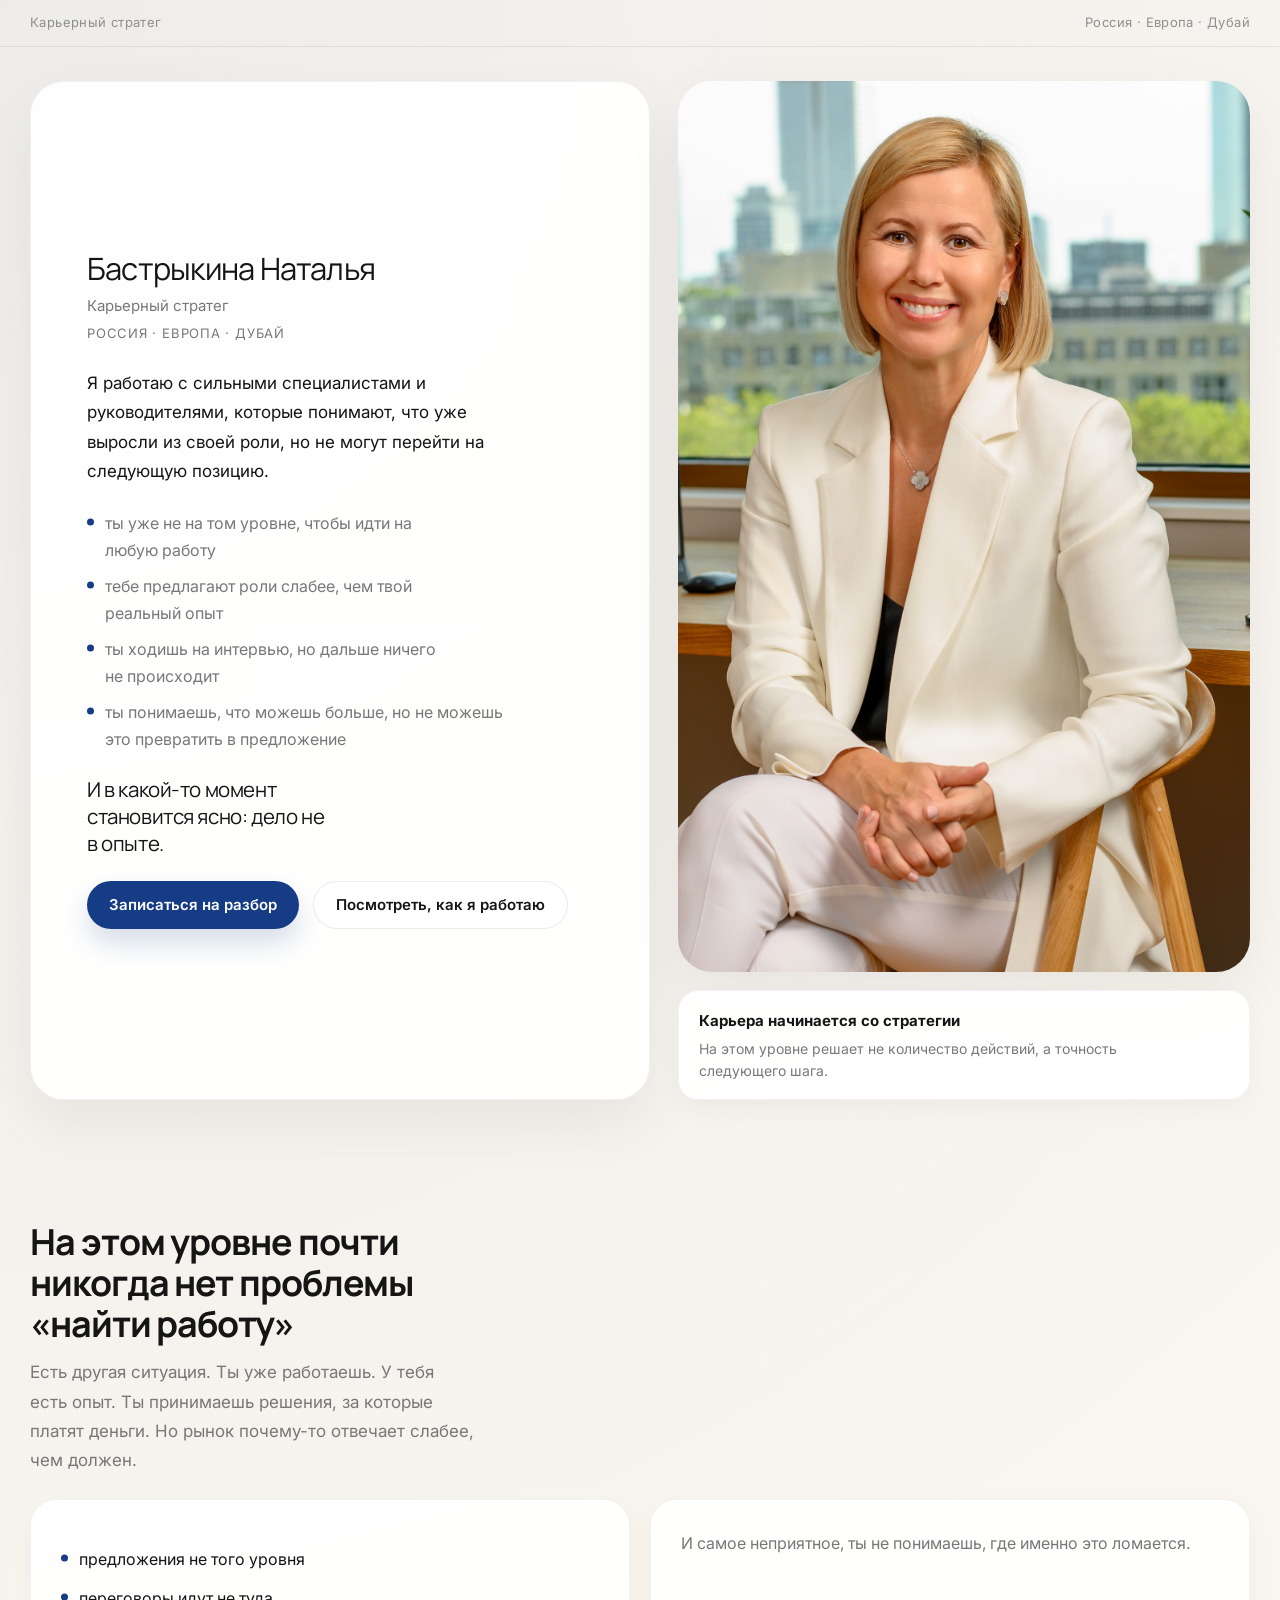
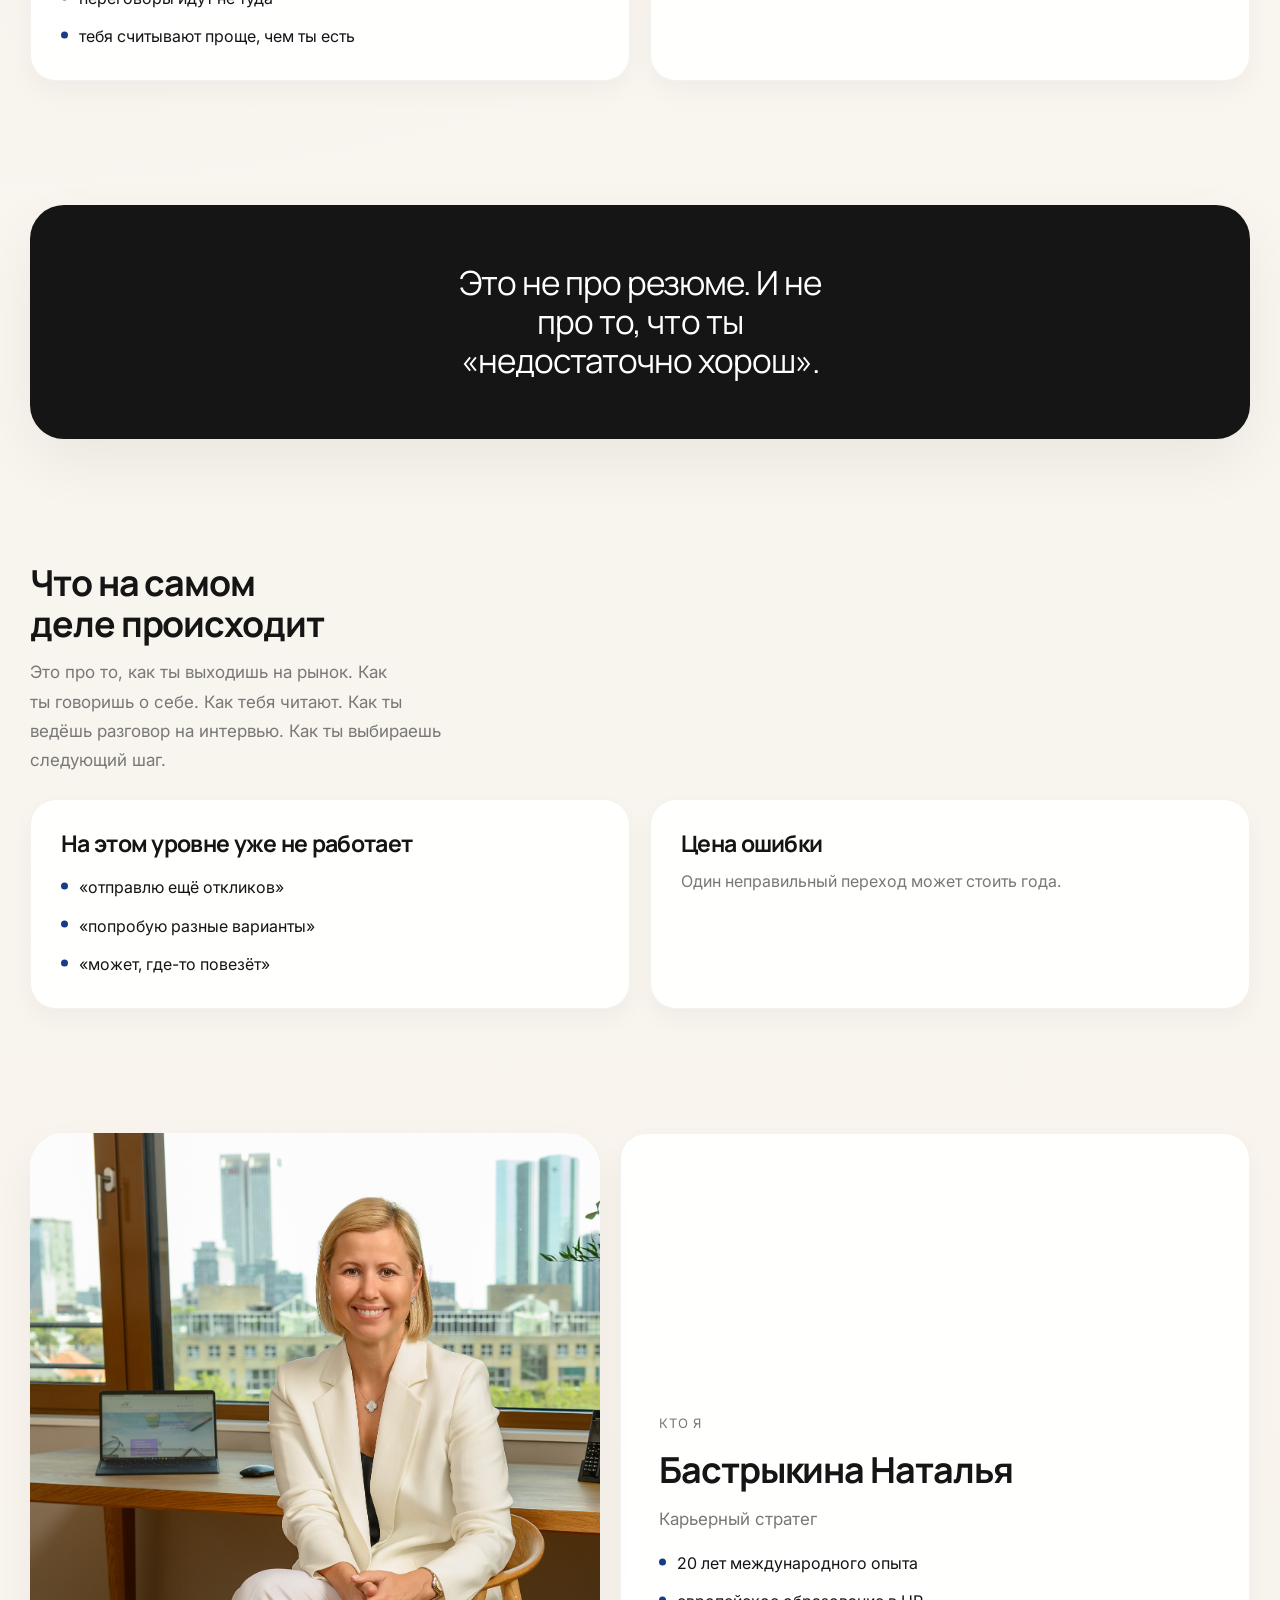
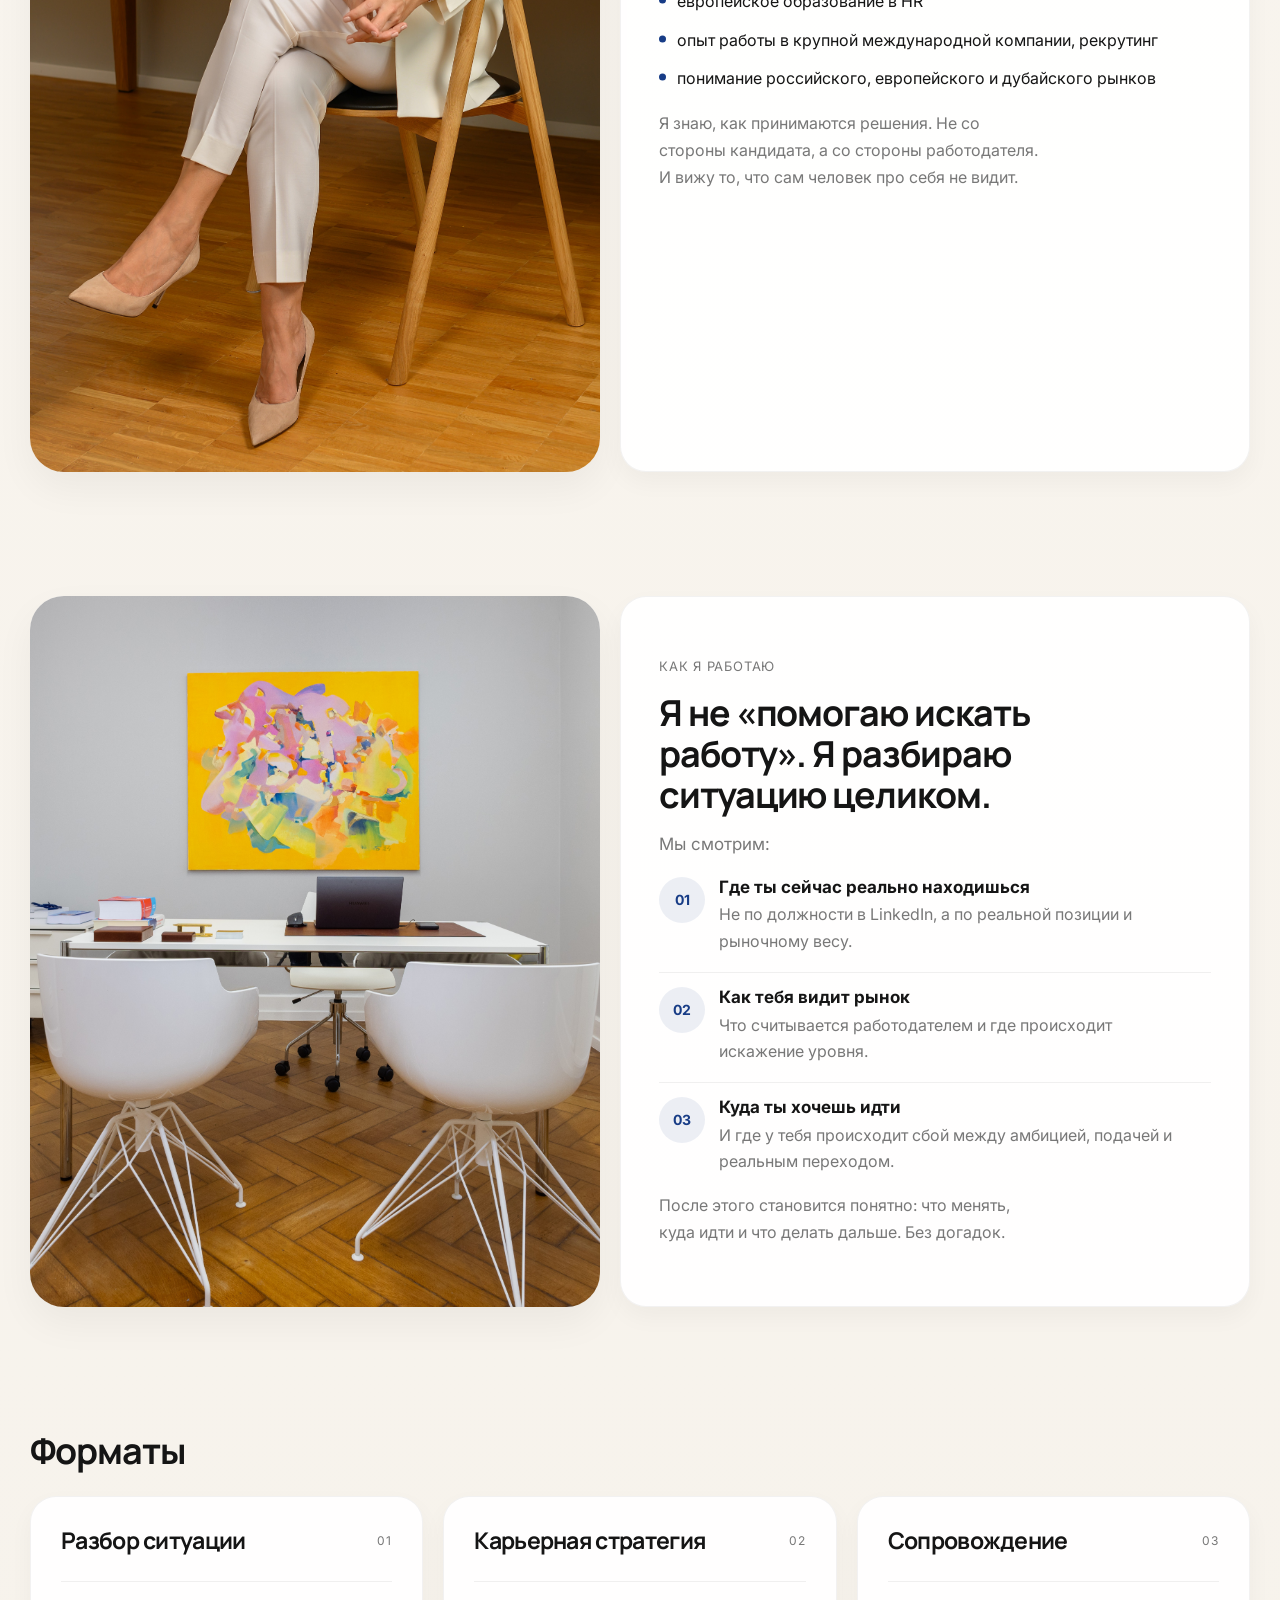
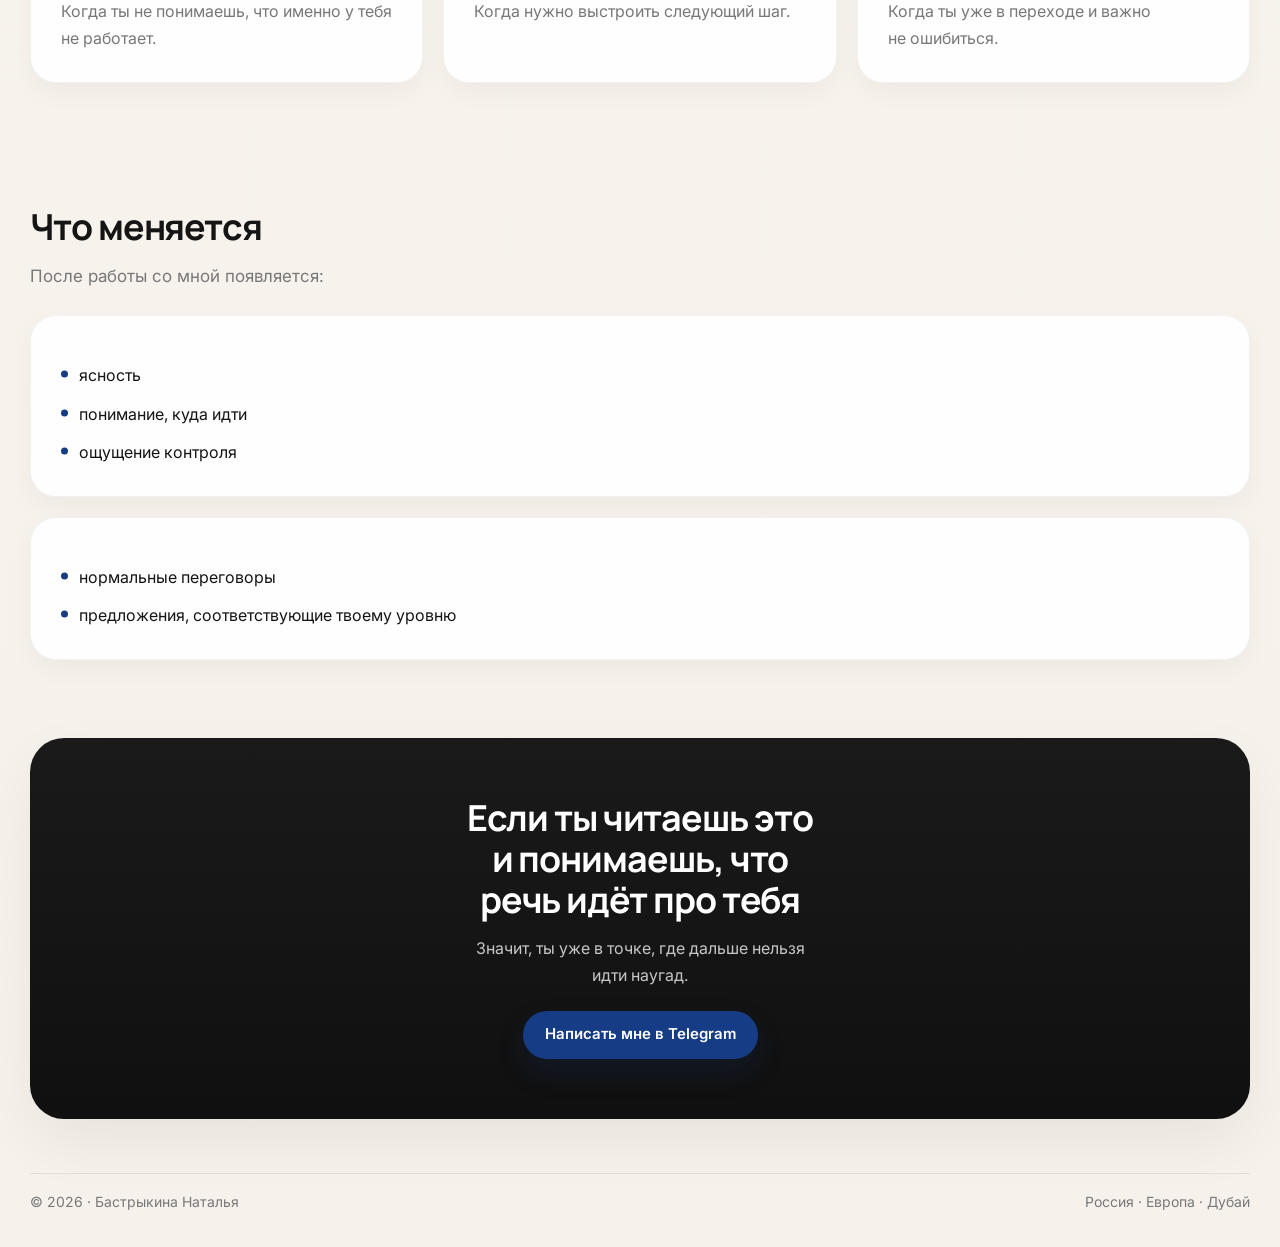
<file: index.html>
<!doctype html>
<html lang="ru">
<head>
  <meta charset="utf-8">
  <meta name="viewport" content="width=device-width, initial-scale=1, viewport-fit=cover">
  <title>Бастрыкина Наталья · Карьерный стратег</title>
  <meta name="description" content="Бастрыкина Наталья. Карьерный стратег для сильных специалистов и руководителей. Россия, Европа, Дубай.">

  <meta property="og:title" content="Бастрыкина Наталья · Карьерный стратег">
  <meta property="og:description" content="Я работаю с сильными специалистами и руководителями, которые понимают, что уже выросли из своей роли, но не могут перейти на следующую позицию.">
  <meta property="og:image" content="photo_hero.jpg">
  <meta property="og:type" content="website">
  <meta property="og:url" content="https://yourname.github.io/your-repo/">

  <link rel="icon" type="image/png" href="favicon.png">
  <link rel="preconnect" href="https://fonts.gstatic.com" crossorigin>
  <link href="https://fonts.googleapis.com/css2?family=Inter:wght@400;500;600;700&family=Manrope:wght@500;600;700;800&display=swap" rel="stylesheet">

  <style>
    :root {
      --bg: #f6f2eb;
      --surface: rgba(255,255,255,0.94);
      --surface-solid: #ffffff;
      --text: #151515;
      --muted: #787878;
      --line: rgba(21,21,21,0.08);
      --accent: #173c86;
      --accent-dark: #12306c;
      --accent-soft: rgba(23,60,134,0.08);
      --shadow-xl: 0 24px 60px rgba(0,0,0,0.06);
      --shadow-lg: 0 16px 38px rgba(0,0,0,0.05);
      --shadow-md: 0 10px 24px rgba(0,0,0,0.04);
      --radius-xl: 34px;
      --radius-lg: 26px;
      --radius-md: 18px;
      --max: 1220px;
      --content: 760px;
      --measure: 38ch;
    }

    * {
      box-sizing: border-box;
    }

    html {
      scroll-behavior: smooth;
    }

    body {
      margin: 0;
      font-family: "Inter", system-ui, -apple-system, BlinkMacSystemFont, "Segoe UI", sans-serif;
      color: var(--text);
      background:
        radial-gradient(circle at top left, rgba(23,60,134,0.05), transparent 30%),
        linear-gradient(180deg, #faf6f0 0%, var(--bg) 100%);
      line-height: 1.66;
      -webkit-font-smoothing: antialiased;
      text-rendering: optimizeLegibility;
    }

    img {
      display: block;
      max-width: 100%;
    }

    a {
      color: inherit;
      text-decoration: none;
    }

    p, li, summary, span {
      overflow-wrap: break-word;
      text-wrap: pretty;
    }

    .wrap {
      width: min(100% - 32px, var(--max));
      margin: 0 auto;
    }

    .topbar {
      min-height: 46px;
      display: flex;
      align-items: center;
      justify-content: space-between;
      gap: 16px;
      font-size: 13px;
      color: var(--muted);
      letter-spacing: 0.03em;
      opacity: 0.8;
    }

    .separator {
      border-top: 1px solid var(--line);
    }

    h1, h2, h3 {
      margin: 0;
      font-family: "Manrope", "Inter", sans-serif;
      letter-spacing: -0.03em;
      text-wrap: balance;
    }

    h1 {
      font-size: clamp(30px, 3.2vw, 44px);
      line-height: 1.12;
      max-width: 14ch;
      margin-bottom: 18px;
    }

    h2 {
      font-size: clamp(25px, 2.8vw, 38px);
      line-height: 1.14;
      max-width: 18ch;
      margin-bottom: 14px;
    }

    h3 {
      font-size: clamp(20px, 1.8vw, 24px);
      line-height: 1.2;
      margin-bottom: 10px;
    }

    p {
      margin: 0;
    }

    .hero {
      padding: 34px 0 60px;
    }

    .hero-shell {
      display: grid;
      grid-template-columns: 1.04fr 0.96fr;
      gap: 28px;
      align-items: stretch;
    }

    .hero-copy {
      min-height: 730px;
      border-radius: var(--radius-xl);
      padding: 62px 56px;
      background: var(--surface);
      border: 1px solid rgba(0,0,0,0.05);
      box-shadow: var(--shadow-xl);
      display: flex;
      flex-direction: column;
      justify-content: center;
    }

    .hero-brand {
      margin-bottom: 26px;
    }

    .hero-name {
      font-family: "Manrope", "Inter", sans-serif;
      font-size: clamp(28px, 2.4vw, 36px);
      line-height: 1.12;
      letter-spacing: -0.025em;
      margin: 0 0 8px;
    }

    .hero-role {
      font-size: 15px;
      line-height: 1.55;
      color: var(--muted);
      margin: 0 0 6px;
    }

    .hero-geo {
      font-size: 13px;
      line-height: 1.55;
      color: var(--muted);
      text-transform: uppercase;
      letter-spacing: 0.06em;
      margin: 0;
    }

    .hero-lead {
      max-width: var(--measure);
      color: var(--text);
      font-size: clamp(17px, 1.25vw, 19px);
      line-height: 1.72;
      margin-bottom: 24px;
    }

    .hero-points {
      margin: 0 0 24px;
      padding: 0;
      list-style: none;
      display: grid;
      gap: 10px;
      max-width: 42ch;
    }

    .hero-points li {
      position: relative;
      padding-left: 18px;
      color: var(--muted);
    }

    .hero-points li::before {
      content: "";
      position: absolute;
      left: 0;
      top: 0.74em;
      width: 7px;
      height: 7px;
      border-radius: 999px;
      background: var(--accent);
      transform: translateY(-50%);
    }

    .hero-closing {
      max-width: 24ch;
      font-family: "Manrope", "Inter", sans-serif;
      font-size: clamp(18px, 1.6vw, 22px);
      line-height: 1.32;
      letter-spacing: -0.02em;
      margin: 0 0 24px;
    }

    .cta-row {
      display: flex;
      flex-wrap: wrap;
      gap: 14px;
    }

    .btn {
      display: inline-flex;
      align-items: center;
      justify-content: center;
      min-height: 48px;
      padding: 0 22px;
      border-radius: 999px;
      font-size: 15px;
      font-weight: 600;
      transition: transform 0.2s ease, background-color 0.2s ease, border-color 0.2s ease;
      white-space: nowrap;
    }

    .btn:hover {
      transform: translateY(-1px);
    }

    .btn-primary {
      background: var(--accent);
      color: #fff;
      box-shadow: 0 14px 28px rgba(23,60,134,0.18);
    }

    .btn-primary:hover {
      background: var(--accent-dark);
    }

    .btn-secondary {
      border: 1px solid rgba(0,0,0,0.08);
      background: rgba(255,255,255,0.92);
      color: var(--text);
    }

    .hero-media {
      min-height: 730px;
      display: grid;
      grid-template-rows: 1fr auto;
      gap: 18px;
    }

    .hero-photo {
      overflow: hidden;
      border-radius: var(--radius-xl);
      box-shadow: var(--shadow-xl);
      background: var(--surface-solid);
    }

    .hero-photo img {
      width: 100%;
      height: 100%;
      object-fit: cover;
      object-position: center top;
    }

    .hero-tag {
      padding: 18px 20px;
      border-radius: 20px;
      background: rgba(255,255,255,0.95);
      border: 1px solid rgba(0,0,0,0.05);
      box-shadow: var(--shadow-md);
    }

    .hero-tag strong {
      display: block;
      font-size: 15px;
      margin-bottom: 4px;
    }

    .hero-tag span {
      display: block;
      color: var(--muted);
      font-size: 14px;
      line-height: 1.52;
    }

    .section {
      padding: 62px 0;
    }

    .section-head {
      max-width: var(--content);
      margin-bottom: 24px;
    }

    .section-intro {
      max-width: 42ch;
      color: var(--muted);
      font-size: 17px;
      line-height: 1.72;
    }

    .grid,
    .image-text,
    .photo-section,
    .results-wrap,
    .services {
      display: grid;
      gap: 20px;
    }

    .grid-2 {
      grid-template-columns: repeat(2, minmax(0, 1fr));
    }

    .grid-3 {
      grid-template-columns: repeat(3, minmax(0, 1fr));
    }

    .box,
    .editorial-copy,
    .about-copy,
    .service,
    .faq details {
      background: rgba(255,255,255,0.92);
      border: 1px solid rgba(0,0,0,0.05);
      box-shadow: var(--shadow-md);
      border-radius: var(--radius-lg);
    }

    .box,
    .service {
      padding: 30px;
    }

    .box p,
    .editorial-copy p,
    .about-copy p,
    .service p,
    .faq details p {
      color: var(--muted);
      line-height: 1.7;
    }

    .list {
      list-style: none;
      padding: 0;
      margin: 16px 0 0;
      display: grid;
      gap: 12px;
    }

    .list li {
      position: relative;
      padding-left: 18px;
    }

    .list li::before {
      content: "";
      position: absolute;
      left: 0;
      top: 0.74em;
      width: 7px;
      height: 7px;
      border-radius: 999px;
      background: var(--accent);
      transform: translateY(-50%);
    }

    .statement-band {
      background: #151515;
      color: #fff;
      border-radius: var(--radius-xl);
      padding: 58px 36px;
      box-shadow: var(--shadow-xl);
    }

    .statement-band p {
      max-width: 19ch;
      margin: 0 auto;
      text-align: center;
      font-family: "Manrope", sans-serif;
      font-size: clamp(24px, 2.6vw, 35px);
      line-height: 1.18;
      letter-spacing: -0.03em;
    }

    .image-text,
    .photo-section {
      grid-template-columns: 0.95fr 1.05fr;
      align-items: stretch;
    }

    .editorial-image {
      overflow: hidden;
      border-radius: var(--radius-xl);
      box-shadow: var(--shadow-lg);
      min-height: 560px;
      background: var(--surface-solid);
    }

    .editorial-image img {
      width: 100%;
      height: 100%;
      object-fit: cover;
    }

    .editorial-copy,
    .about-copy {
      padding: 40px 38px;
      display: flex;
      flex-direction: column;
      justify-content: center;
    }

    .section-label {
      font-size: 13px;
      line-height: 1.6;
      color: var(--muted);
      margin-bottom: 16px;
      text-transform: uppercase;
      letter-spacing: 0.06em;
    }

    .numbered {
      display: grid;
      gap: 18px;
      margin-top: 18px;
    }

    .numbered-item {
      display: grid;
      grid-template-columns: 46px 1fr;
      gap: 14px;
      align-items: start;
      padding-top: 14px;
      border-top: 1px solid rgba(0,0,0,0.06);
    }

    .numbered-item:first-child {
      border-top: none;
      padding-top: 0;
    }

    .num {
      width: 46px;
      height: 46px;
      border-radius: 999px;
      display: inline-flex;
      align-items: center;
      justify-content: center;
      background: var(--accent-soft);
      color: var(--accent);
      font-weight: 700;
      font-size: 14px;
    }

    .num-copy strong {
      display: block;
      font-size: 17px;
      margin-bottom: 4px;
      line-height: 1.22;
    }

    .num-copy span {
      display: block;
      color: var(--muted);
      line-height: 1.64;
    }

    .service-top {
      display: flex;
      justify-content: space-between;
      gap: 12px;
      align-items: start;
      margin-bottom: 16px;
      padding-bottom: 16px;
      border-bottom: 1px solid rgba(0,0,0,0.06);
    }

    .service-id {
      font-size: 12px;
      text-transform: uppercase;
      letter-spacing: 0.08em;
      color: var(--muted);
      white-space: nowrap;
      margin-top: 4px;
    }

    .service-note {
      margin-top: 18px;
      font-weight: 600;
      color: var(--text);
      line-height: 1.44;
    }

    .faq {
      display: grid;
      gap: 14px;
    }

    .faq details {
      padding: 20px 22px;
    }

    .faq summary {
      cursor: pointer;
      list-style: none;
      font-weight: 600;
      font-size: 18px;
      line-height: 1.42;
    }

    .faq summary::-webkit-details-marker {
      display: none;
    }

    .faq details p {
      margin-top: 14px;
    }

    .final {
      padding: 16px 0 54px;
    }

    .final-box {
      background: linear-gradient(180deg, #1a1a1a 0%, #101010 100%);
      color: #fff;
      border-radius: 34px;
      padding: 60px 28px;
      text-align: center;
      box-shadow: var(--shadow-xl);
    }

    .final-box h2 {
      max-width: 18ch;
      margin: 0 auto 14px;
      color: #fff;
    }

    .final-box p {
      max-width: 42ch;
      margin: 0 auto 22px;
      color: rgba(255,255,255,0.76);
      line-height: 1.7;
    }

    .footer {
      padding: 0 0 34px;
      color: var(--muted);
      font-size: 14px;
    }

    .footer-line {
      display: flex;
      justify-content: space-between;
      gap: 14px;
      flex-wrap: wrap;
      padding-top: 16px;
      border-top: 1px solid rgba(0,0,0,0.08);
    }

    @media (max-width: 1120px) {
      .hero-shell,
      .image-text,
      .photo-section,
      .grid-3,
      .services,
      .results-wrap {
        grid-template-columns: 1fr;
      }

      .grid-2 {
        grid-template-columns: 1fr;
      }

      .hero-copy,
      .hero-media,
      .editorial-image {
        min-height: unset;
      }
    }

    @media (max-width: 720px) {
      .wrap {
        width: min(100% - 20px, var(--max));
      }

      .topbar {
        min-height: 42px;
        font-size: 12px;
      }

      .hero {
        padding: 18px 0 30px;
      }

      .section {
        padding: 28px 0;
      }

      h1 {
        font-size: 30px;
        line-height: 1.16;
        max-width: 15ch;
      }

      h2 {
        font-size: 26px;
        line-height: 1.18;
        max-width: 18ch;
      }

      h3 {
        font-size: 19px;
        line-height: 1.22;
      }

      .hero-copy,
      .editorial-copy,
      .about-copy,
      .box,
      .service,
      .faq details,
      .final-box,
      .statement-band {
        padding: 22px;
        border-radius: 22px;
      }

      .hero-copy {
        min-height: unset;
      }

      .hero-media {
        min-height: unset;
      }

      .hero-photo,
      .editorial-image {
        min-height: 340px;
      }

      .hero-lead,
      .section-intro,
      .final-box p,
      .hero-note {
        font-size: 16px;
      }

      .hero-name {
        font-size: 28px;
      }

      .cta-row {
        flex-direction: column;
      }

      .btn {
        width: 100%;
      }

      .numbered-item {
        grid-template-columns: 40px 1fr;
      }

      .num {
        width: 40px;
        height: 40px;
      }

      .statement-band p {
        font-size: 25px;
        max-width: 16ch;
      }

      .footer-line {
        flex-direction: column;
      }
    }
  </style>
</head>
<body>

  <div class="wrap topbar" role="banner">
    <span>Карьерный стратег</span>
    <span>Россия · Европа · Дубай</span>
  </div>
  <div class="separator" aria-hidden="true"></div>

  <header class="hero wrap" id="home">
    <div class="hero-shell">
      <div class="hero-copy">
        <div class="hero-brand">
          <p class="hero-name">Бастрыкина Наталья</p>
          <p class="hero-role">Карьерный стратег</p>
          <p class="hero-geo">Россия · Европа · Дубай</p>
        </div>

        <p class="hero-lead">
          Я работаю с сильными специалистами и руководителями,
          которые понимают, что уже выросли из своей роли,
          но не могут перейти на следующую позицию.
        </p>

        <ul class="hero-points">
          <li>ты уже не на том уровне, чтобы идти на любую работу</li>
          <li>тебе предлагают роли слабее, чем твой реальный опыт</li>
          <li>ты ходишь на интервью, но дальше ничего не происходит</li>
          <li>ты понимаешь, что можешь больше, но не можешь это превратить в предложение</li>
        </ul>

        <p class="hero-closing">
          И в какой-то момент становится ясно:
          дело не в опыте.
        </p>

        <div class="cta-row">
          <a class="btn btn-primary" href="https://t.me/natalia_consult" rel="noopener">Записаться на разбор</a>
          <a class="btn btn-secondary" href="#approach">Посмотреть, как я работаю</a>
        </div>
      </div>

      <div class="hero-media">
        <div class="hero-photo">
          <img src="photo_hero.jpg" alt="Бастрыкина Наталья. Карьерный стратег">
        </div>

        <div class="hero-tag">
          <strong>Карьера начинается со стратегии</strong>
          <span>На этом уровне решает не количество действий, а точность следующего шага.</span>
        </div>
      </div>
    </div>
  </header>

  <section class="section wrap" id="problem">
    <div class="section-head">
      <h2>На этом уровне почти никогда нет проблемы «найти работу»</h2>
      <p class="section-intro">
        Есть другая ситуация. Ты уже работаешь. У тебя есть опыт. Ты принимаешь решения, за которые платят деньги. Но рынок почему-то отвечает слабее, чем должен.
      </p>
    </div>

    <div class="grid grid-2">
      <div class="box">
        <ul class="list">
          <li>предложения не того уровня</li>
          <li>переговоры идут не туда</li>
          <li>тебя считывают проще, чем ты есть</li>
        </ul>
      </div>

      <div class="box">
        <p>
          И самое неприятное, ты не понимаешь, где именно это ломается.
        </p>
      </div>
    </div>
  </section>

  <section class="section wrap" id="reality">
    <div class="statement-band">
      <p>Это не про резюме. И не про то, что ты «недостаточно хорош».</p>
    </div>
  </section>

  <section class="section wrap" id="what-happens">
    <div class="section-head">
      <h2>Что на самом деле происходит</h2>
      <p class="section-intro">
        Это про то, как ты выходишь на рынок. Как ты говоришь о себе. Как тебя читают. Как ты ведёшь разговор на интервью. Как ты выбираешь следующий шаг.
      </p>
    </div>

    <div class="grid grid-2">
      <div class="box">
        <h3>На этом уровне уже не работает</h3>
        <ul class="list">
          <li>«отправлю ещё откликов»</li>
          <li>«попробую разные варианты»</li>
          <li>«может, где-то повезёт»</li>
        </ul>
      </div>

      <div class="box">
        <h3>Цена ошибки</h3>
        <p>
          Один неправильный переход может стоить года.
        </p>
      </div>
    </div>
  </section>

  <section class="section wrap" id="about">
    <div class="photo-section">
      <div class="editorial-image">
        <img src="photo_natalia.jpg" alt="Бастрыкина Наталья">
      </div>

      <div class="about-copy">
        <div class="section-label">Кто я</div>
        <h2>Бастрыкина Наталья</h2>
        <p class="section-intro" style="max-width:40ch;">
          Карьерный стратег
        </p>

        <ul class="list">
          <li>20 лет международного опыта</li>
          <li>европейское образование в HR</li>
          <li>опыт работы в крупной международной компании, рекрутинг</li>
          <li>понимание российского, европейского и дубайского рынков</li>
        </ul>

        <p style="margin-top:18px; color:var(--muted); max-width:38ch;">
          Я знаю, как принимаются решения. Не со стороны кандидата, а со стороны работодателя. И вижу то, что сам человек про себя не видит.
        </p>
      </div>
    </div>
  </section>

  <section class="section wrap" id="approach">
    <div class="image-text">
      <div class="editorial-image">
        <img src="photo_consult.jpg" alt="Как я работаю">
      </div>

      <div class="editorial-copy">
        <div class="section-label">Как я работаю</div>
        <h2>Я не «помогаю искать работу». Я разбираю ситуацию целиком.</h2>
        <p class="section-intro" style="max-width:40ch;">
          Мы смотрим:
        </p>

        <div class="numbered">
          <div class="numbered-item">
            <div class="num">01</div>
            <div class="num-copy">
              <strong>Где ты сейчас реально находишься</strong>
              <span>Не по должности в LinkedIn, а по реальной позиции и рыночному весу.</span>
            </div>
          </div>

          <div class="numbered-item">
            <div class="num">02</div>
            <div class="num-copy">
              <strong>Как тебя видит рынок</strong>
              <span>Что считывается работодателем и где происходит искажение уровня.</span>
            </div>
          </div>

          <div class="numbered-item">
            <div class="num">03</div>
            <div class="num-copy">
              <strong>Куда ты хочешь идти</strong>
              <span>И где у тебя происходит сбой между амбицией, подачей и реальным переходом.</span>
            </div>
          </div>
        </div>

        <p style="margin-top:18px; color:var(--muted); max-width:38ch;">
          После этого становится понятно: что менять, куда идти и что делать дальше. Без догадок.
        </p>
      </div>
    </div>
  </section>

  <section class="section wrap" id="services">
    <div class="section-head">
      <h2>Форматы</h2>
    </div>

    <div class="services grid-3">
      <article class="service">
        <div class="service-top">
          <h3>Разбор ситуации</h3>
          <span class="service-id">01</span>
        </div>
        <p>Когда ты не понимаешь, что именно у тебя не работает.</p>
      </article>

      <article class="service">
        <div class="service-top">
          <h3>Карьерная стратегия</h3>
          <span class="service-id">02</span>
        </div>
        <p>Когда нужно выстроить следующий шаг.</p>
      </article>

      <article class="service">
        <div class="service-top">
          <h3>Сопровождение</h3>
          <span class="service-id">03</span>
        </div>
        <p>Когда ты уже в переходе и важно не ошибиться.</p>
      </article>
    </div>
  </section>

  <section class="section wrap" id="results">
    <div class="section-head">
      <h2>Что меняется</h2>
      <p class="section-intro">
        После работы со мной появляется:
      </p>
    </div>

    <div class="results-wrap">
      <div class="box">
        <ul class="list">
          <li>ясность</li>
          <li>понимание, куда идти</li>
          <li>ощущение контроля</li>
        </ul>
      </div>

      <div class="box">
        <ul class="list">
          <li>нормальные переговоры</li>
          <li>предложения, соответствующие твоему уровню</li>
        </ul>
      </div>
    </div>
  </section>

  <section class="final wrap" id="final">
    <div class="final-box">
      <h2>Если ты читаешь это и понимаешь, что речь идёт про тебя</h2>
      <p>
        Значит, ты уже в точке, где дальше нельзя идти наугад.
      </p>
      <div class="cta-row" style="justify-content:center; margin-bottom:0;">
        <a class="btn btn-primary" href="https://t.me/natalia_consult" rel="noopener">Написать мне в Telegram</a>
      </div>
    </div>
  </section>

  <footer class="footer wrap">
    <div class="footer-line">
      <span>© 2026 · Бастрыкина Наталья</span>
      <span>Россия · Европа · Дубай</span>
    </div>
  </footer>

</body>
</html>
</file>
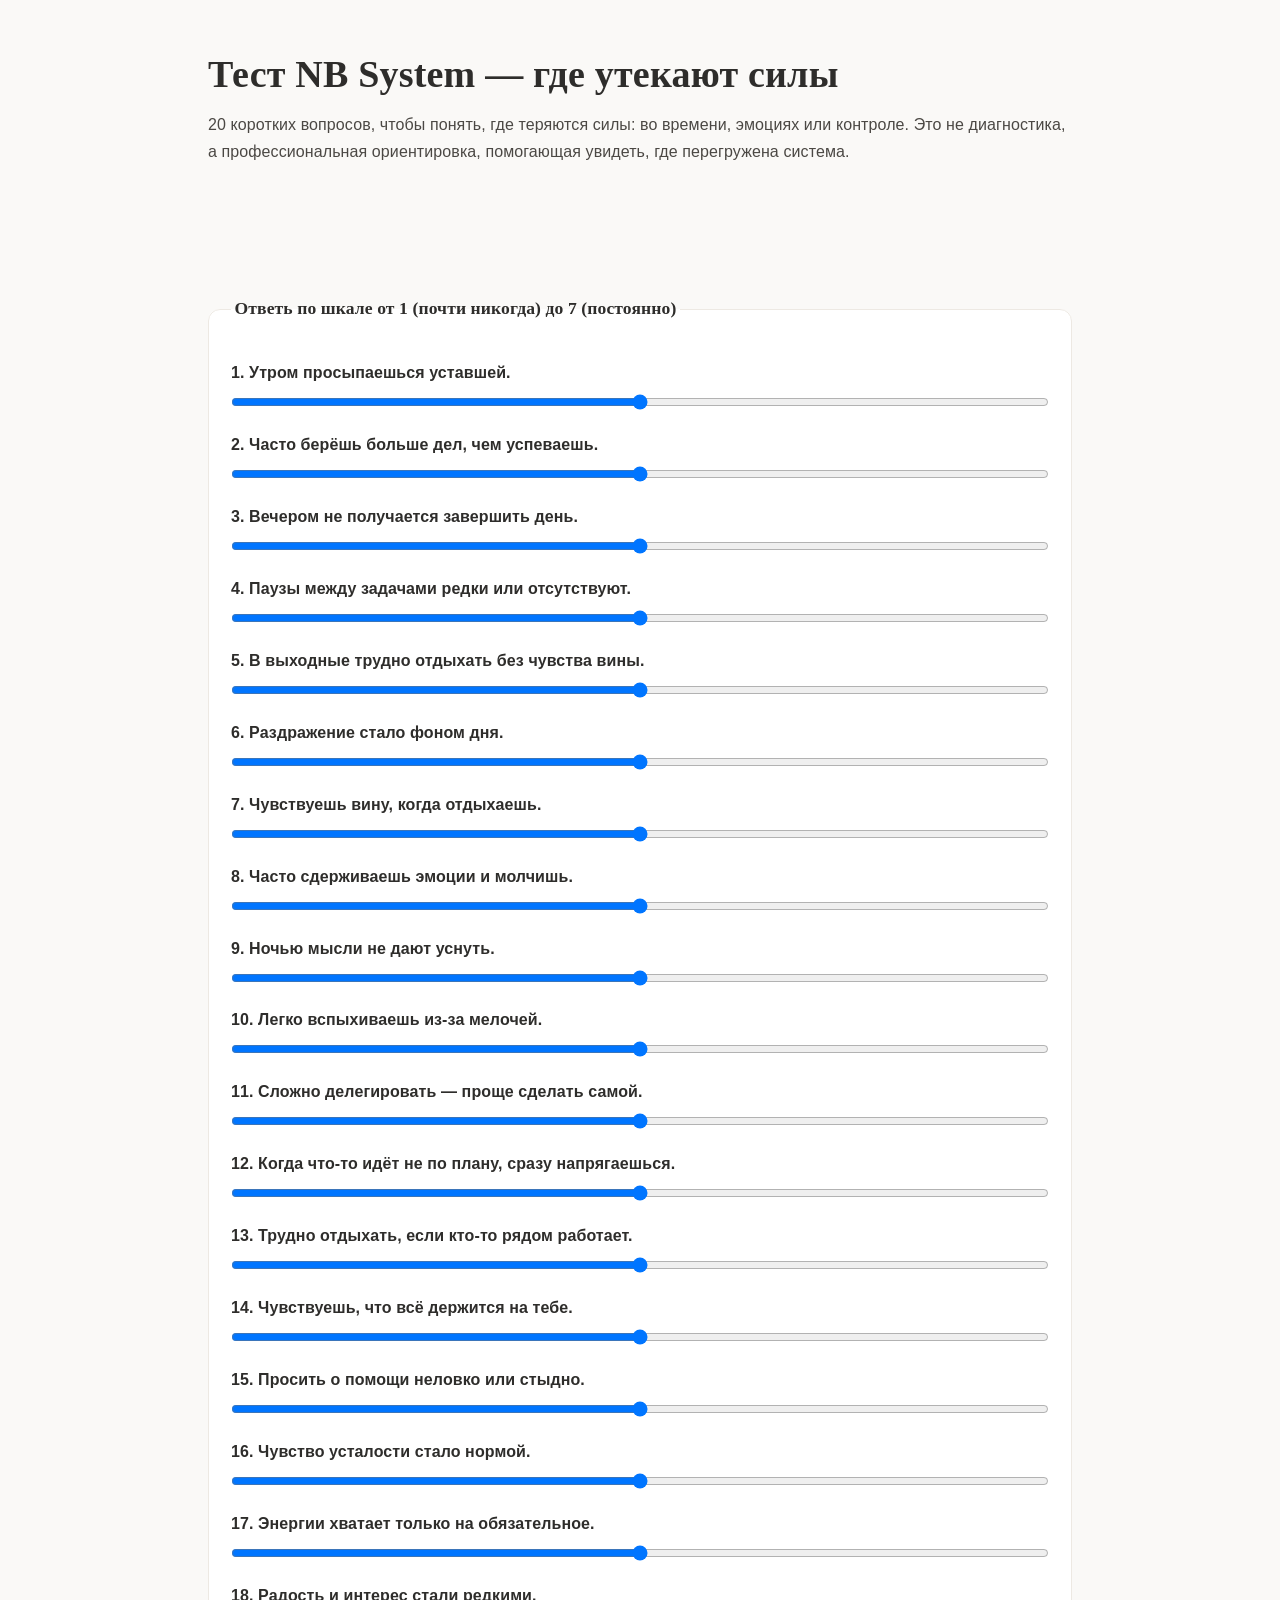
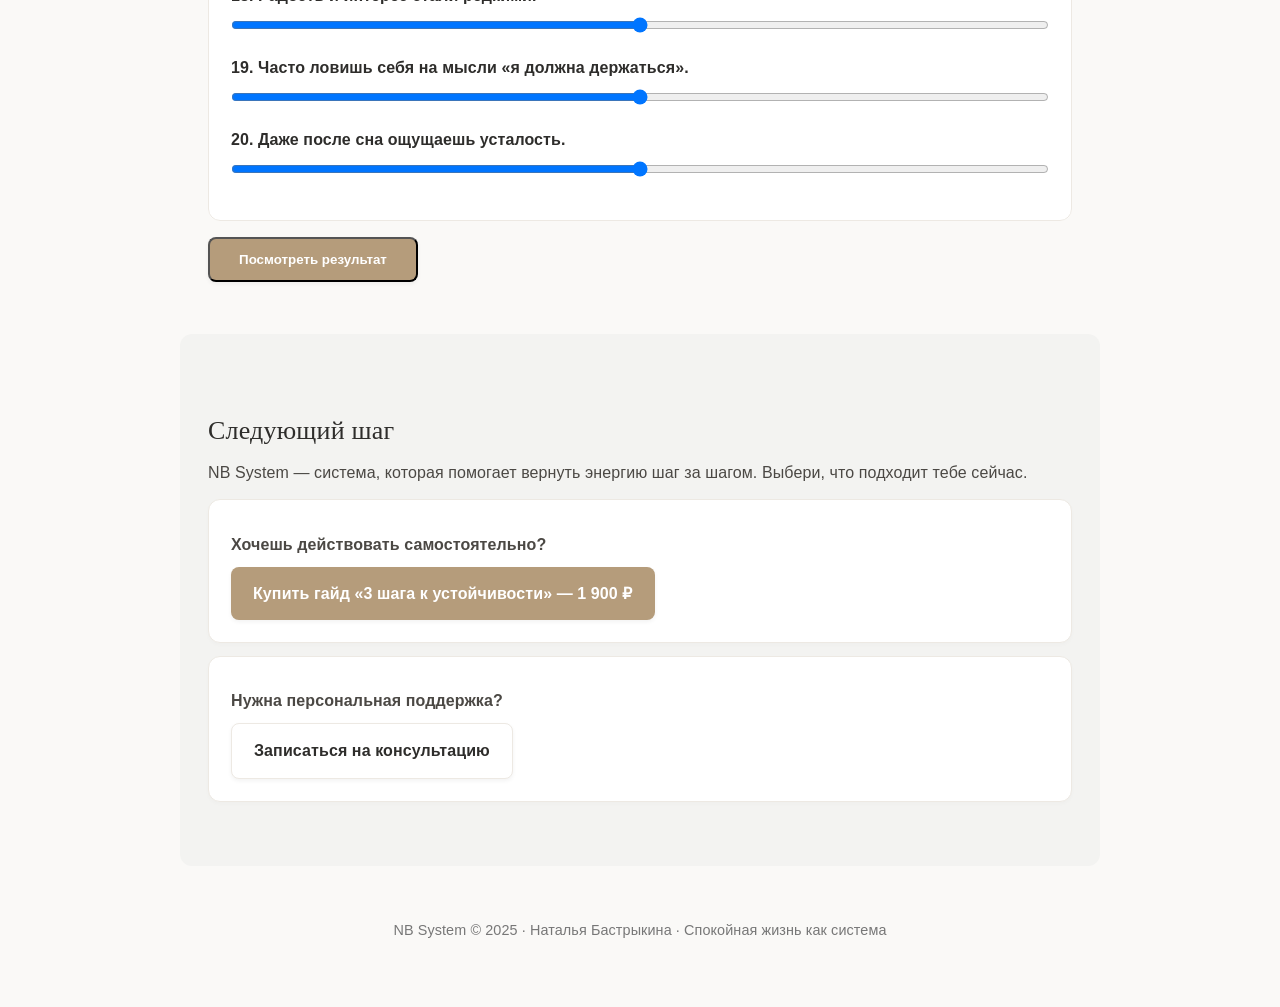
<file: test.html>
<!doctype html>
<html lang="ru">
<head>
<meta charset="utf-8">
<meta name="viewport" content="width=device-width,initial-scale=1,viewport-fit=cover">
<title>Тест NB System — где утекают силы</title>
<meta name="description" content="20 коротких вопросов, чтобы понять, где теряются силы: во времени, эмоциях или контроле. Профессиональная ориентировка NB System.">
<meta name="theme-color" content="#FAF9F7">
<style>
:root{
--bg:#FAF9F7;--ink:#2E2D2B;--muted:#4B4844;--accent:#B59C7B;--line:#EDE9E3;
--alt:#D8D6D1;--max:920px;--pad:clamp(16px,4vw,28px);
}
*{box-sizing:border-box;margin:0;padding:0}
body{background:var(--bg);color:var(--ink);font-family:"Inter","Helvetica Neue",Arial,sans-serif;line-height:1.7;letter-spacing:.1px}
header,section,footer{max-width:var(--max);margin:0 auto;padding:clamp(24px,5vw,52px) var(--pad)}
h1,h2{font-family:"Cormorant Garamond",serif;font-weight:600;letter-spacing:.2px}
h1{font-size:clamp(26px,5vw,38px);line-height:1.2;margin:0 0 .35em}
h2{font-size:clamp(20px,3.6vw,26px);line-height:1.2;margin:1.1em 0 .5em;font-weight:500}
p{margin:.55em 0;color:var(--muted)}
.btn{display:inline-flex;align-items:center;justify-content:center;padding:13px 22px;border-radius:8px;
background:var(--accent);color:#fff;text-decoration:none;font-weight:600;min-width:210px;transition:.2s;box-shadow:0 2px 4px rgba(0,0,0,.05)}
.btn:hover{filter:brightness(.95)}
.btn.alt{background:#fff;color:var(--ink);border:1px solid var(--line)}
.card{background:#fff;border:1px solid var(--line);border-radius:12px;padding:clamp(14px,3vw,22px);box-shadow:0 2px 4px rgba(0,0,0,.02);margin:.8em 0}
.note{font-size:.9em;color:#76716B;margin-top:.4em}
footer{text-align:center;color:#777;font-size:.9em;padding-bottom:64px}
fieldset{border:1px solid var(--line);border-radius:12px;background:#fff;padding:clamp(14px,3vw,22px);margin:1em 0}
legend{font-family:"Cormorant Garamond",serif;font-weight:600;color:var(--ink);padding:0 .2em;font-size:1.1rem}
.scale{display:flex;justify-content:space-between;font-size:.9em;color:#76716B;margin:.3em 0}
.q{margin:.8em 0}
.q strong{display:block;margin-bottom:.3em;color:var(--ink)}
input[type=range]{width:100%}
.result{background:#fff;border:1px solid var(--line);border-radius:12px;padding:clamp(16px,3vw,24px);margin-top:1em}
.section-alt{background:linear-gradient(0deg,rgba(255,255,255,.7),rgba(255,255,255,.7)),#D8D6D1;border-radius:12px}
@media(max-width:720px){.btn{min-width:auto;width:100%}}
.fade{opacity:0;transform:translateY(6px);animation:fadein .7s ease .1s forwards}
@keyframes fadein{to{opacity:1;transform:none}}
</style>
</head>

<body>
<header class="fade">
<h1>Тест NB System — где утекают силы</h1>
<p>20 коротких вопросов, чтобы понять, где теряются силы: во времени, эмоциях или контроле.
Это не диагностика, а профессиональная ориентировка, помогающая увидеть, где перегружена система.</p>
</header>

<section class="fade">
<form id="testForm">
<fieldset>
<legend>Ответь по шкале от 1 (почти никогда) до 7 (постоянно)</legend>

<!-- Блок ВРЕМЯ -->
<div class="q"><strong>1. Утром просыпаешься уставшей.</strong><input type="range" name="q1" min="1" max="7" value="4"></div>
<div class="q"><strong>2. Часто берёшь больше дел, чем успеваешь.</strong><input type="range" name="q2" min="1" max="7" value="4"></div>
<div class="q"><strong>3. Вечером не получается завершить день.</strong><input type="range" name="q3" min="1" max="7" value="4"></div>
<div class="q"><strong>4. Паузы между задачами редки или отсутствуют.</strong><input type="range" name="q4" min="1" max="7" value="4"></div>
<div class="q"><strong>5. В выходные трудно отдыхать без чувства вины.</strong><input type="range" name="q5" min="1" max="7" value="4"></div>

<!-- ЭМОЦИИ -->
<div class="q"><strong>6. Раздражение стало фоном дня.</strong><input type="range" name="q6" min="1" max="7" value="4"></div>
<div class="q"><strong>7. Чувствуешь вину, когда отдыхаешь.</strong><input type="range" name="q7" min="1" max="7" value="4"></div>
<div class="q"><strong>8. Часто сдерживаешь эмоции и молчишь.</strong><input type="range" name="q8" min="1" max="7" value="4"></div>
<div class="q"><strong>9. Ночью мысли не дают уснуть.</strong><input type="range" name="q9" min="1" max="7" value="4"></div>
<div class="q"><strong>10. Легко вспыхиваешь из-за мелочей.</strong><input type="range" name="q10" min="1" max="7" value="4"></div>

<!-- КОНТРОЛЬ -->
<div class="q"><strong>11. Сложно делегировать — проще сделать самой.</strong><input type="range" name="q11" min="1" max="7" value="4"></div>
<div class="q"><strong>12. Когда что-то идёт не по плану, сразу напрягаешься.</strong><input type="range" name="q12" min="1" max="7" value="4"></div>
<div class="q"><strong>13. Трудно отдыхать, если кто-то рядом работает.</strong><input type="range" name="q13" min="1" max="7" value="4"></div>
<div class="q"><strong>14. Чувствуешь, что всё держится на тебе.</strong><input type="range" name="q14" min="1" max="7" value="4"></div>
<div class="q"><strong>15. Просить о помощи неловко или стыдно.</strong><input type="range" name="q15" min="1" max="7" value="4"></div>

<!-- ОБЩИЕ -->
<div class="q"><strong>16. Чувство усталости стало нормой.</strong><input type="range" name="q16" min="1" max="7" value="4"></div>
<div class="q"><strong>17. Энергии хватает только на обязательное.</strong><input type="range" name="q17" min="1" max="7" value="4"></div>
<div class="q"><strong>18. Радость и интерес стали редкими.</strong><input type="range" name="q18" min="1" max="7" value="4"></div>
<div class="q"><strong>19. Часто ловишь себя на мысли «я должна держаться».</strong><input type="range" name="q19" min="1" max="7" value="4"></div>
<div class="q"><strong>20. Даже после сна ощущаешь усталость.</strong><input type="range" name="q20" min="1" max="7" value="4"></div>
</fieldset>

<button type="button" class="btn" id="calc">Посмотреть результат</button>
</form>

<div id="result" class="result" hidden>
<h2>Результат</h2>
<p id="summary"></p>
</div>
</section>

<!-- CTA -->
<section class="fade section-alt">
<h2>Следующий шаг</h2>
<p>NB System — система, которая помогает вернуть энергию шаг за шагом.
Выбери, что подходит тебе сейчас.</p>
<div class="card">
<p><strong>Хочешь действовать самостоятельно?</strong></p>
<a href="https://boosty.to/YOUR_GUIDE_LINK" class="btn" target="_blank" rel="noopener">Купить гайд «3 шага к устойчивости» — 1 900 ₽</a>
</div>
<div class="card">
<p><strong>Нужна персональная поддержка?</strong></p>
<a href="https://boosty.to/YOUR_CONSULT_LINK" class="btn alt" target="_blank" rel="noopener">Записаться на консультацию</a>
</div>
</section>

<footer class="fade">NB System © 2025 · Наталья Бастрыкина · Спокойная жизнь как система</footer>

<script>
document.getElementById('calc').addEventListener('click', ()=>{
const values=[...document.querySelectorAll('input[type="range"]')].map(i=>+i.value);
const avg=values.reduce((a,b)=>a+b,0)/values.length;
let text="";
if(avg<=2) text="Сбалансированная система. Ты держишь здоровый ритм, продолжай соблюдать границы и не перегружай себя.";
else if(avg<=3) text="Лёгкое функциональное напряжение. Нужны короткие паузы между делами и осознанные переходы от работы к отдыху.";
else if(avg<=4) text="Системное напряжение. Организму не хватает завершённости: введи вечернюю «точку дня» и уменьшай количество задач.";
else if(avg<=5) text="Перегрев. Ты берёшь слишком много ответственности. Делегируй, замедляйся и соблюдай ритм 60 / 5 — 60 минут работы, 5 отдыха.";
else if(avg<=6) text="Граница истощения. Сила воли держит, но ресурсов уже мало. Нужно снижать нагрузку и восстанавливать сон и питание.";
else text="Хроническое истощение. Система требует перестройки. Отмени второстепенное и обрати внимание к телу — дыхание, сон, покой.";
document.getElementById('summary').textContent=text;
document.getElementById('result').hidden=false;
document.getElementById('result').scrollIntoView({behavior:'smooth'});
});
</script>
</body>
</html>
</file>
